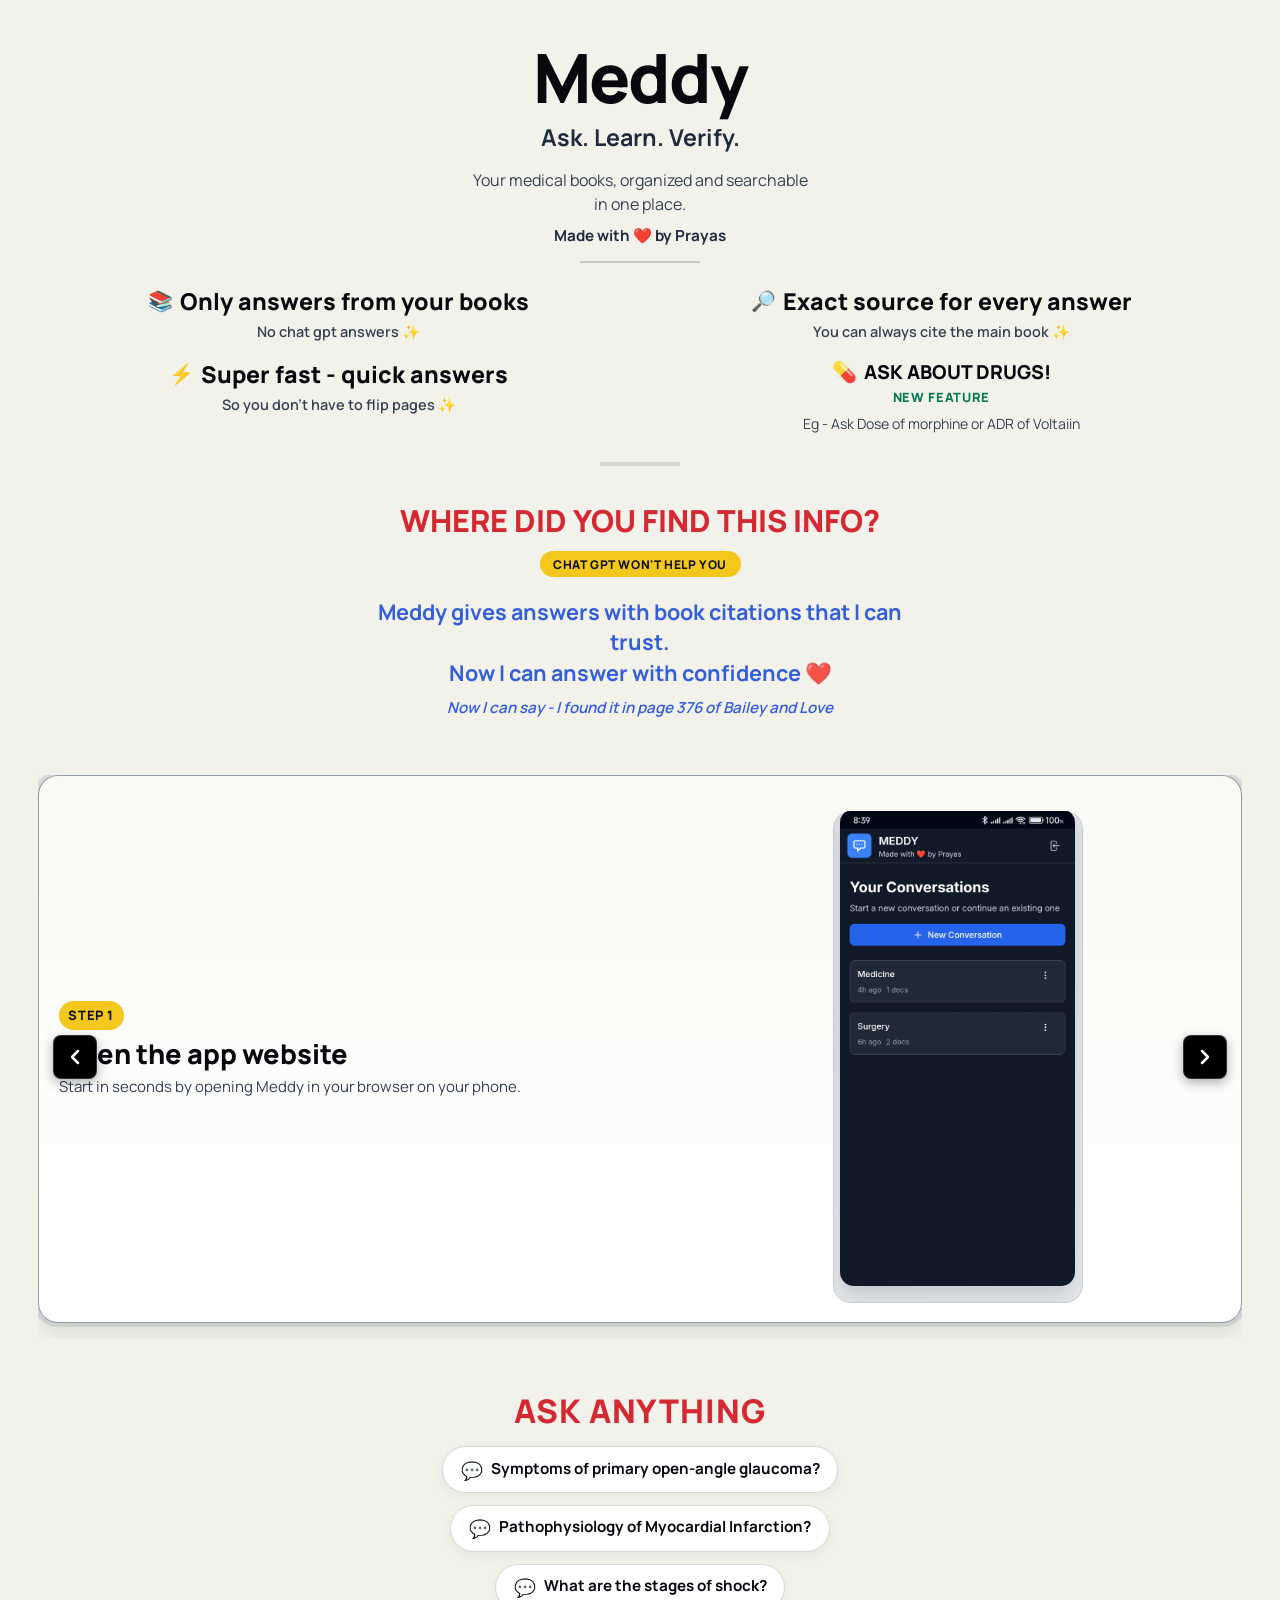
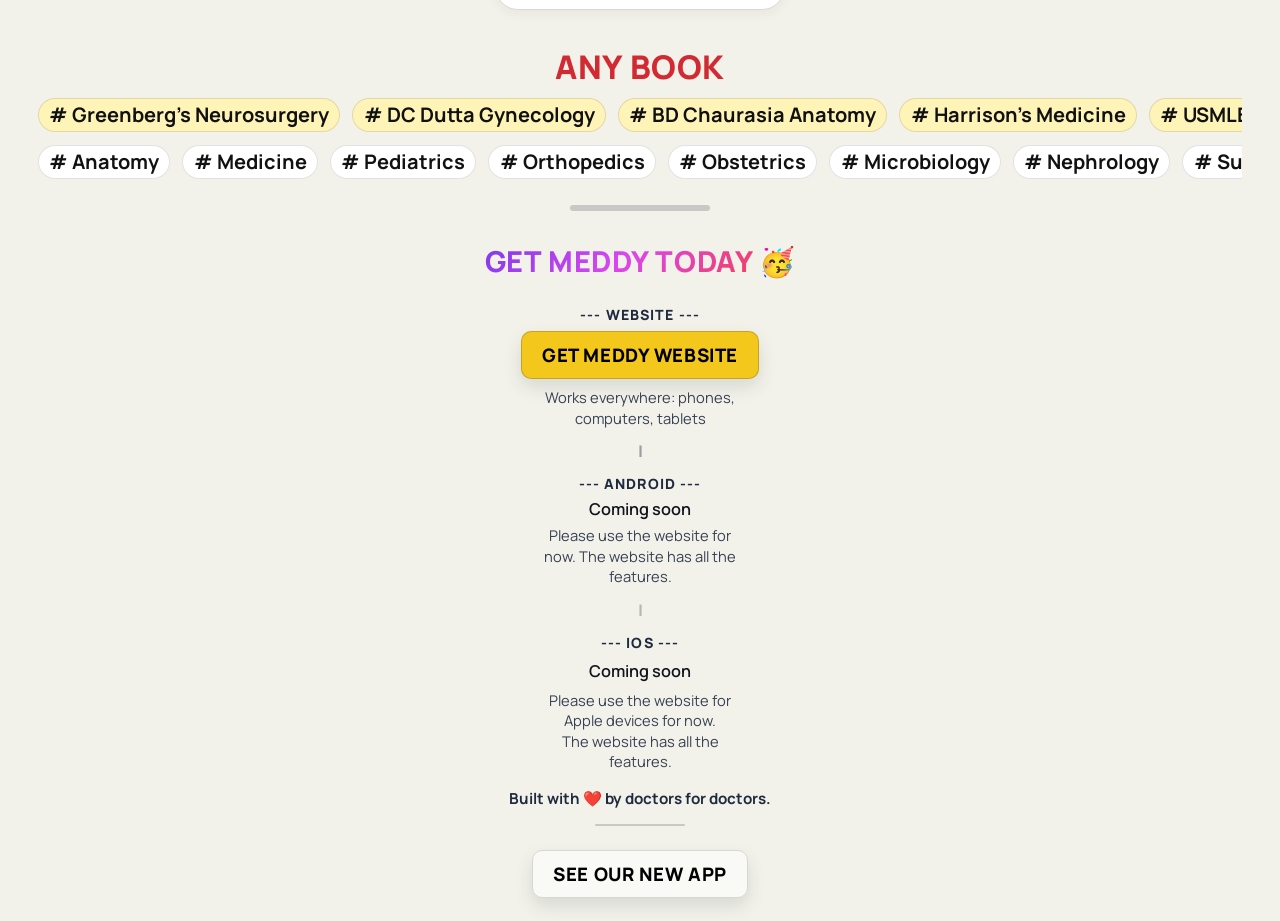
<file: Meddy_web/index.html>
<!DOCTYPE html>
<html lang="en">

<head>
  <meta charset="UTF-8" />
  <meta name="viewport" content="width=device-width, initial-scale=1.0, viewport-fit=cover" />
  <title>Meddy | Ask. Learn. Verify.</title>
  <meta name="description"
    content="Meddy helps you organize medical books, ask questions, and verify answers with citations." />
  <link rel="preconnect" href="https://fonts.googleapis.com" />
  <link rel="preconnect" href="https://fonts.gstatic.com" crossorigin />
  <link href="https://fonts.googleapis.com/css2?family=Bebas+Neue&family=Manrope:wght@400;600;700;800&display=swap"
    rel="stylesheet" />
  <link rel="stylesheet" href="./styles.css?v=20260326-1" />
</head>

<body>
  <div class="bg-orb bg-orb-one" aria-hidden="true"></div>
  <div class="bg-orb bg-orb-two" aria-hidden="true"></div>

  <header class="hero reveal" id="top">
    <div class="brand-wrap">
      <h1>Meddy</h1>
    </div>
    <p class="tagline">Ask. Learn. Verify.</p>
    <p class="hero-copy">Your medical books, organized and searchable in one place.</p>
    <p class="creator-tag">Made with ❤️ by Prayas</p>
    <section class="hero-features reveal" aria-label="Meddy app features">
      <div class="hero-features-grid">
        <article class="feature-card">
          <div class="feature-head">
            <h2><span class="feature-emoji" aria-hidden="true">📚</span>Only answers from your books</h2>
            <p class="feature-subtext">No chat gpt answers ✨</p>
          </div>
        </article>
        <article class="feature-card">
          <div class="feature-head">
            <h2><span class="feature-emoji" aria-hidden="true">🔎</span>Exact source for every answer</h2>
            <p class="feature-subtext">You can always cite the main book ✨</p>
          </div>
        </article>
        <article class="feature-card">
          <div class="feature-head">
            <h2><span class="feature-emoji" aria-hidden="true">⚡</span>Super fast - quick answers</h2>
            <p class="feature-subtext">So you don't have to flip pages ✨</p>
          </div>
        </article>
        <article class="feature-card feature-card-drugs">
          <div class="feature-head">
            <h2><span class="feature-emoji" aria-hidden="true">💊</span>ASK ABOUT DRUGS!</h2>
            <span class="new-feature-tag-minimal">New Feature</span>
            <div class="drugs-example-list">
              <p>Eg - Ask Dose of morphine or ADR of Voltaiin</p>
            </div>
          </div>
        </article>
      </div>
    </section>
  </header>

  <div class="mini-divider reveal"></div>

  <main id="workflow" aria-label="Meddy workflow steps">
    <div class="confidence-quote reveal">
      <p class="quote-question">Where did you find this info?</p>
      <div class="warning-pill">Chat gpt won't help you</div>
      <blockquote class="trust-quote">
        <span class="quote-main">Meddy gives answers with book citations that I can trust.<br>Now I can answer with
          confidence ❤️</span>
        <span class="quote-sub">Now I can say - I found it in page 376 of Bailey and Love</span>
      </blockquote>
    </div>

    <div class="slider-container reveal">
      <div class="slider-relative-wrapper">
        <button class="slider-nav-btn prev" aria-label="Previous step">
          <svg viewBox="0 0 24 24"><path d="M15 18l-6-6 6-6"/></svg>
        </button>

        <div class="steps-slider" id="steps-slider">
          <section class="step-card step-focus step-crop-50 step-active" data-step="1">
            <div class="step-meta">
              <span class="step-chip">Step 1</span>
              <h2>Open the app website</h2>
              <p>Start in seconds by opening Meddy in your browser on your phone.</p>
            </div>
            <figure class="phone-frame">
              <img class="shot" src="./assets/step1.jpg"
                alt="Meddy app screenshot: Step 1, opening the app website on mobile." loading="lazy" decoding="async"
                width="1220" height="2712" />
            </figure>
          </section>

          <section class="step-card step-focus step-crop-50" data-step="2">
            <div class="step-meta">
              <span class="step-chip">Step 2</span>
              <h2>Create a chat</h2>
              <p>Organize your study into chat categories like Medicine, Surgery, and Pathology.</p>
            </div>
            <figure class="phone-frame">
              <img class="shot" src="./assets/step2.jpg" alt="Meddy app screenshot: Step 2, creating a subject-wise chat."
                loading="lazy" decoding="async" width="1220" height="2712" />
            </figure>
          </section>

          <section class="step-card step-crop-80" data-step="3">
            <div class="step-meta">
              <span class="step-chip">Step 3</span>
              <h2>Add books</h2>
              <p>Add books from the in-app library. Need a title not listed? You can request it.</p>
            </div>
            <figure class="phone-frame">
              <img class="shot" src="./assets/add-a-book-real.jpg"
                alt="Meddy app screenshot: Step 3, adding books from the app library." loading="lazy" decoding="async"
                width="1220" height="2712" />
            </figure>
          </section>

          <section class="step-card" data-step="4">
            <div class="step-meta">
              <span class="step-chip">Step 4</span>
              <h2>Ask questions</h2>
              <p>
                Ask anything from your books. Meddy reads large volumes of content and gives focused,
                useful answers.
              </p>
            </div>
            <figure class="phone-frame">
              <img class="shot" src="./assets/step4.jpg" alt="Meddy app screenshot: Step 4, asking book-based questions."
                loading="lazy" decoding="async" width="1220" height="2712" />
            </figure>
          </section>

          <section class="step-card" data-step="5">
            <div class="step-meta">
              <span class="step-chip">Step 5</span>
              <h2>Get Accurate Verified Answers 🥳</h2>
              <p>
                Answers are citation-first, with page and paragraph references so you can verify
                quickly.
              </p>
            </div>
            <figure class="phone-frame">
              <img class="shot" src="./assets/step5.jpg"
                alt="Meddy app screenshot: Step 5, verifying answers with citations." loading="lazy" decoding="async"
                width="1220" height="2712" />
            </figure>
          </section>
        </div>

        <button class="slider-nav-btn next" aria-label="Next step">
          <svg viewBox="0 0 24 24"><path d="M9 18l6-6-6-6"/></svg>
        </button>
      </div>
    </div>
    </div>

    <section class="examples-section reveal">
      <h3 class="examples-title">ASK ANYTHING</h3>
      <div class="chat-bubbles-container" id="examples-container">
        <!-- populated randomly by JS -->
      </div>
    </section>

    <section class="library-marquee reveal" aria-label="Books and subjects available in Meddy">
      <div class="marquee-hero" aria-hidden="true">
        <span>ANY BOOK</span>
      </div>
      <div class="marquee-row" data-marquee="books">
        <div class="marquee-track">
          <div class="marquee-run">
            <span class="marquee-chip"># Davidson's Medicine</span>
            <span class="marquee-chip"># Bailey and Love Surgery</span>
            <span class="marquee-chip"># Robbins Pathology</span>
            <span class="marquee-chip"># DC Dutta Obstetrics</span>
            <span class="marquee-chip"># DC Dutta Gynecology</span>
            <span class="marquee-chip"># USMLE First Aid</span>
            <span class="marquee-chip"># Williams Obstetrics</span>
            <span class="marquee-chip"># Nelson Pediatrics</span>
            <span class="marquee-chip"># Apley's Orthopedics</span>
            <span class="marquee-chip"># Lange Microbiology</span>
            <span class="marquee-chip"># BD Chaurasia Anatomy</span>
            <span class="marquee-chip"># Guyton and Hall</span>
            <span class="marquee-chip"># Harrison's Medicine</span>
            <span class="marquee-chip"># Hutchison's Medicine</span>
            <span class="marquee-chip"># Macleods</span>
            <span class="marquee-chip"># Norman Browse</span>
            <span class="marquee-chip"># Brenner and Rector Nephrology</span>
            <span class="marquee-chip"># Greenberg's Neurosurgery</span>
          </div>
        </div>
      </div>
      <div class="marquee-row marquee-row-alt" data-marquee="subjects">
        <div class="marquee-track">
          <div class="marquee-run">
            <span class="marquee-chip"># Surgery</span>
            <span class="marquee-chip"># Medicine</span>
            <span class="marquee-chip"># Gynecology</span>
            <span class="marquee-chip"># Obstetrics</span>
            <span class="marquee-chip"># Anatomy</span>
            <span class="marquee-chip"># Pediatrics</span>
            <span class="marquee-chip"># USMLE</span>
            <span class="marquee-chip"># Nephrology</span>
            <span class="marquee-chip"># Pharmacology</span>
            <span class="marquee-chip"># Microbiology</span>
            <span class="marquee-chip"># Neurosurgery</span>
            <span class="marquee-chip"># Orthopedics</span>
          </div>
        </div>
      </div>
    </section>
  </main>

  <div class="section-divider reveal"></div>

  <footer class="cta-wrapper reveal">
    <p class="cta-title">
      <span class="main-conclusion">GET MEDDY TODAY</span> 🥳
    </p>

      <div class="cta-actions">
        <section class="cta-section">
          <p class="cta-label">--- Website ---</p>
          <a class="cta-btn" href="https://betterdocs-ten.vercel.app/" target="_blank" rel="noopener noreferrer">
            <span>GET MEDDY WEBSITE</span>
          </a>
          <p class="cta-note">Works everywhere: phones, computers, tablets</p>
        </section>

        <div class="cta-divider" aria-hidden="true">|</div>

        <section class="cta-section cta-section-text">
          <p class="cta-label">--- Android ---</p>
          <p class="cta-coming-soon">Coming soon</p>
          <p class="cta-note">Please use the website for now. The website has all the features.</p>
        </section>

        <div class="cta-divider cta-divider-soft" aria-hidden="true">|</div>

        <section class="cta-section">
          <p class="cta-label">--- iOS ---</p>
          <p class="cta-coming-soon">Coming soon</p>
          <p class="cta-note">Please use the website for Apple devices for now.<br>The website has all the features.</p>
        </section>
      </div>

    <p class="creator-tag creator-tag-footer">Built with ❤️ by doctors for doctors.</p>
    <div style="margin-top: 1.5rem; text-align: center;">
      <a href="medsnap.html" class="cta-btn secondary-btn" style="background: var(--surface); border: 1px solid var(--line);">
        <span>See our new app</span>
      </a>
    </div>
  </footer>

  <script src="./script.js?v=20260305-9"></script>
</body>

</html>
</file>
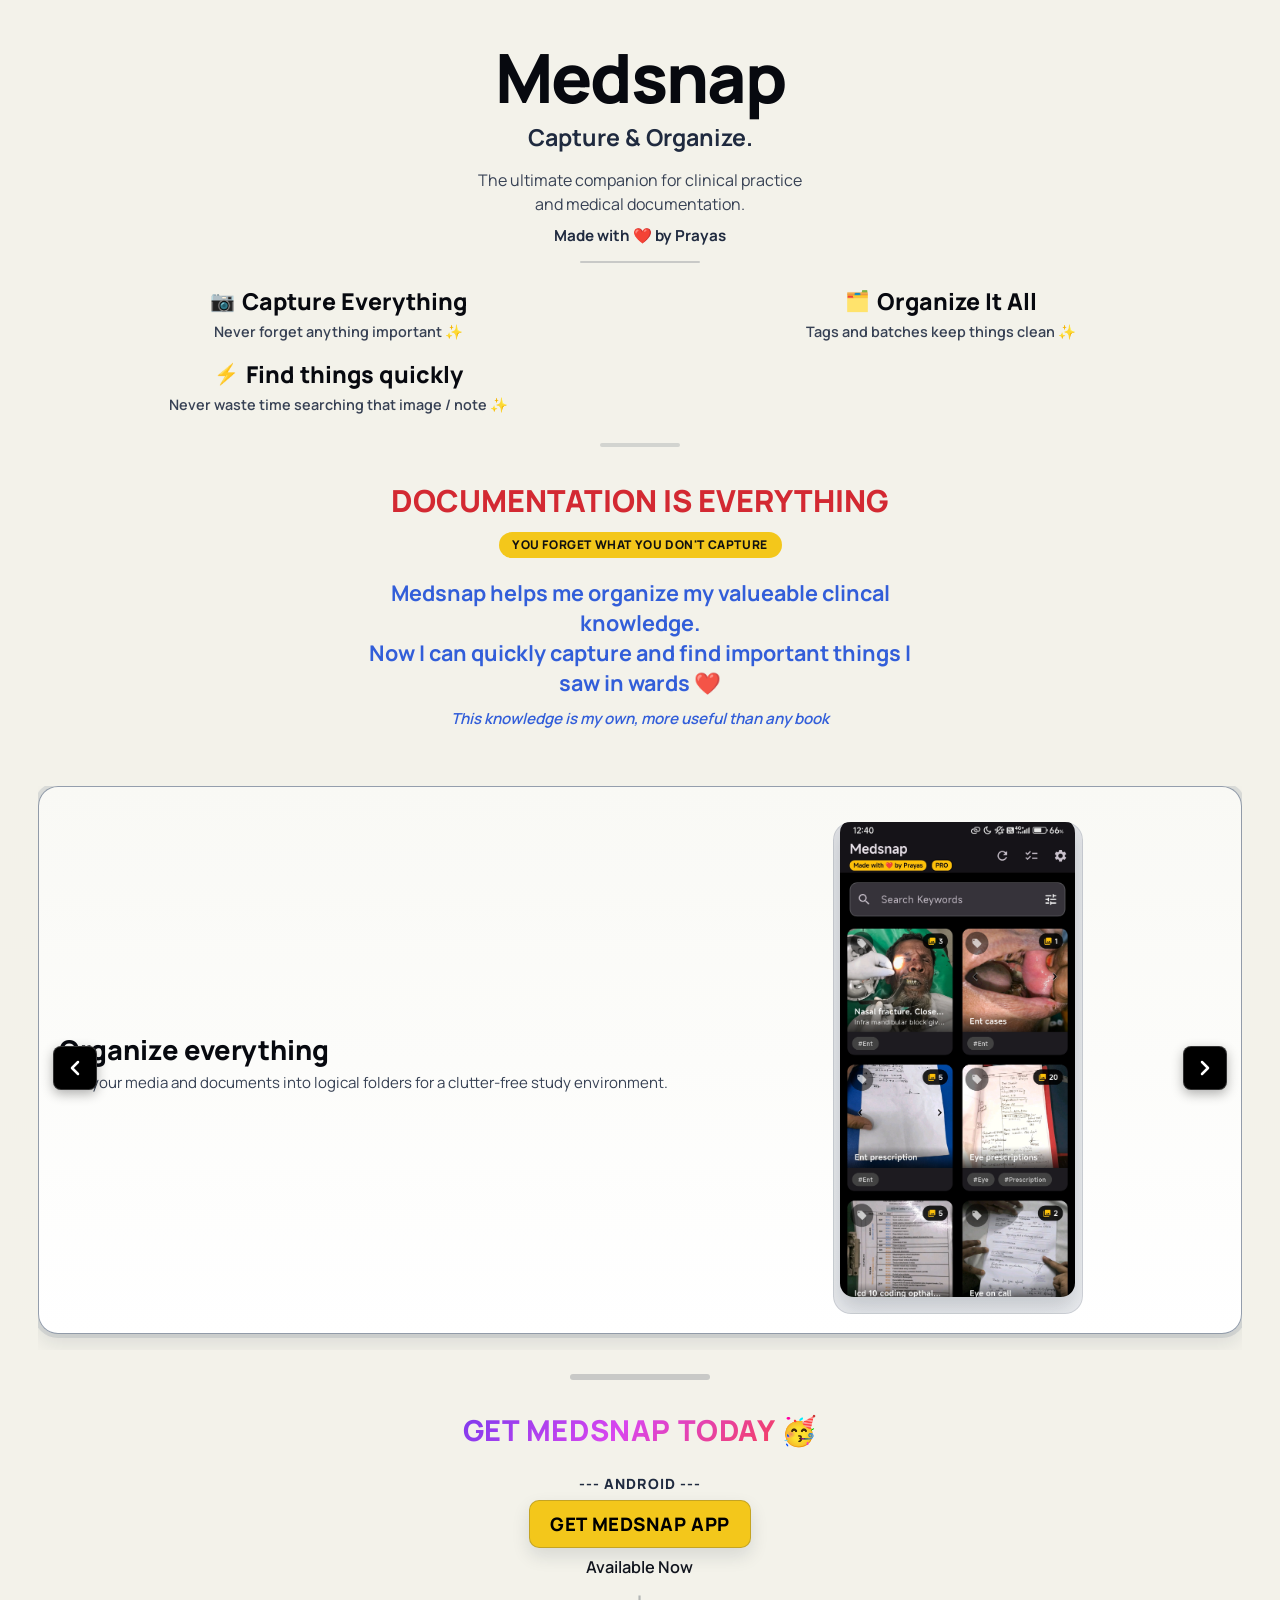
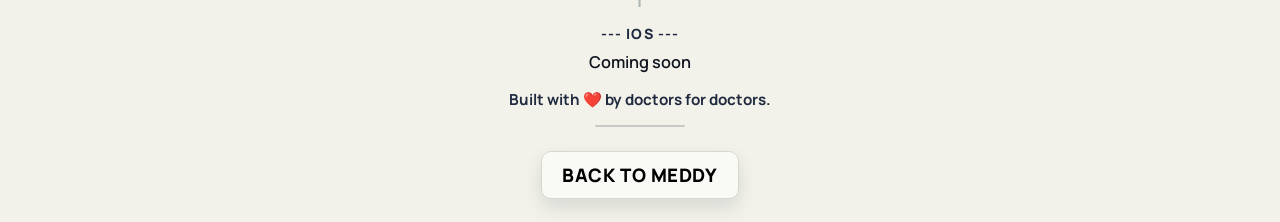
<file: Meddy_web/mednsnap.html>
<!DOCTYPE html>
<html lang="en">

<head>
  <meta charset="UTF-8" />
  <meta name="viewport" content="width=device-width, initial-scale=1.0, viewport-fit=cover" />
  <title>Medsnap | Capture & Organize.</title>
  <meta name="description"
    content="Medsnap helps you manage medical prescriptions, transcribe handwriting, and organize clinical images." />
  <link rel="preconnect" href="https://fonts.googleapis.com" />
  <link rel="preconnect" href="https://fonts.gstatic.com" crossorigin />
  <link href="https://fonts.googleapis.com/css2?family=Bebas+Neue&family=Manrope:wght@400;600;700;800&display=swap"
    rel="stylesheet" />
  <link rel="stylesheet" href="./styles.css?v=20260326-1" />
</head>

<body>
  <div class="bg-orb bg-orb-one" aria-hidden="true"></div>
  <div class="bg-orb bg-orb-two" aria-hidden="true"></div>

  <header class="hero reveal" id="top">
    <div class="brand-wrap">
      <h1>Medsnap</h1>
    </div>
    <p class="tagline">Capture & Organize.</p>
    <p class="hero-copy">The ultimate companion for clinical practice and medical documentation.</p>
    <p class="creator-tag">Made with ❤️ by Prayas</p>
    <section class="hero-features reveal" aria-label="Medsnap app features">
      <div class="hero-features-grid">
        <article class="feature-card">
          <div class="feature-head">
            <h2><span class="feature-emoji" aria-hidden="true">📷</span>Capture Everything</h2>
            <p class="feature-subtext">Never forget anything important ✨</p>
          </div>
        </article>
        <article class="feature-card">
          <div class="feature-head">
            <h2><span class="feature-emoji" aria-hidden="true">🗂️</span>Organize It All</h2>
            <p class="feature-subtext">Tags and batches keep things clean ✨</p>
          </div>
        </article>
        <article class="feature-card">
          <div class="feature-head">
            <h2><span class="feature-emoji" aria-hidden="true">⚡</span>Find things quickly</h2>
            <p class="feature-subtext">Never waste time searching that image / note ✨</p>
          </div>
        </article>
      </div>
    </section>
  </header>

  <div class="mini-divider reveal"></div>

  <main id="workflow" aria-label="Medsnap workflow steps">
    <div class="confidence-quote reveal">
      <p class="quote-question">DOCUMENTATION IS EVERYTHING</p>
      <div class="warning-pill">YOU FORGET WHAT YOU DON'T CAPTURE</div>
      <blockquote class="trust-quote">
        <span class="quote-main">Medsnap helps me organize my valueable clincal knowledge.<br>Now I can quickly capture
          and find important things I saw in wards ❤️</span>
        <span class="quote-sub">This knowledge is my own, more useful than any book</span>
      </blockquote>
    </div>

    <div class="slider-container reveal">
      <div class="slider-relative-wrapper">
        <button class="slider-nav-btn prev" aria-label="Previous clinical step">
          <svg viewBox="0 0 24 24"><path d="M15 18l-6-6 6-6"/></svg>
        </button>

        <div class="steps-slider" id="steps-slider">
          <section class="step-card step-focus step-crop-50 step-active" data-step="1">
            <div class="step-meta">
              <h2>Organize everything</h2>
              <p>Sort your media and documents into logical folders for a clutter-free study environment.</p>
            </div>
            <figure class="phone-frame">
              <img class="shot" src="./assets/Organize everything.jpg" alt="Medsnap app screenshot: Organize everything."
                loading="lazy" decoding="async" width="1220" height="2712" />
            </figure>
          </section>

          <section class="step-card step-focus step-crop-50" data-step="2">
            <div class="step-meta">
              <h2>Capture clinical info</h2>
              <p>Capture clinical findings, prescriptions, and notes directly from your practice.</p>
            </div>
            <figure class="phone-frame">
              <img class="shot" src="./assets/Capture clinical info.jpg"
                alt="Medsnap app screenshot: Capture clinical info." loading="lazy" decoding="async" width="1220"
                height="2712" />
            </figure>
          </section>

          <section class="step-card step-focus step-crop-50" data-step="3">
            <div class="step-meta">
              <h2>Quickly note concepts</h2>
              <p>Review key clinical concepts through your annotated documentation and quick clinical notes.</p>
            </div>
            <figure class="phone-frame">
              <img class="shot" src="./assets/Quickly note concepts.jpg"
                alt="Medsnap app screenshot: Quickly note concepts." loading="lazy" decoding="async" width="1220"
                height="2712" />
            </figure>
          </section>

          <section class="step-card step-crop-80" data-step="4">
            <div class="step-meta">
              <h2>Manage your prescriptions</h2>
              <p>Keep a digital record of prescriptions and patient orders for easy follow-up.</p>
            </div>
            <figure class="phone-frame">
              <img class="shot" src="./assets/Manage your prescriptions.jpg"
                alt="Medsnap app screenshot: Manage your prescriptions." loading="lazy" decoding="async" width="1220"
                height="2712" />
            </figure>
          </section>

          <section class="step-card" data-step="5">
            <div class="step-meta">
              <h2>Find things quickly</h2>
              <p>
                Powerful search helps you locate specific patient data and clinical notes in seconds.
              </p>
            </div>
            <figure class="phone-frame">
              <img class="shot" src="./assets/Find things quickly.jpg" alt="Medsnap app screenshot: Find things quickly."
                loading="lazy" decoding="async" width="1220" height="2712" />
            </figure>
          </section>

          <section class="step-card" data-step="6">
            <div class="step-meta">
              <h2>Transcribe prescriptions</h2>
              <p>
                Let AI handle the handwriting. Convert physical prescriptions to digital text instantly.
              </p>
            </div>
            <figure class="phone-frame">
              <img class="shot" src="./assets/Transcribe prescriptions.jpg"
                alt="Medsnap app screenshot: Transcribe prescriptions." loading="lazy" decoding="async" width="1220"
                height="2712" />
            </figure>
          </section>

          <section class="step-card" data-step="7">
            <div class="step-meta">
              <h2>Mark your images</h2>
              <p>
                Draw directly on clinical photos to highlight areas of interest and pathology.
              </p>
            </div>
            <figure class="phone-frame">
              <img class="shot" src="./assets/Mark your images.jpg" alt="Medsnap app screenshot: Mark your images."
                loading="lazy" decoding="async" width="1220" height="2712" />
            </figure>
          </section>
        </div>

        <button class="slider-nav-btn next" aria-label="Next clinical step">
          <svg viewBox="0 0 24 24"><path d="M9 18l6-6-6-6"/></svg>
        </button>
      </div>
    </div>
  </main>

  <div class="section-divider reveal"></div>

  <footer class="cta-wrapper reveal">
    <p class="cta-title">
      <span class="main-conclusion">GET MEDSNAP TODAY</span> 🥳
    </p>

      <div class="cta-actions">
        <section class="cta-section">
          <p class="cta-label">--- Android ---</p>
          <a class="cta-btn" href="medsnap-install.html">
            <span>GET MEDSNAP APP</span>
          </a>
          <p class="cta-coming-soon">Available Now</p>
        </section>

        <div class="cta-divider cta-divider-soft" aria-hidden="true">|</div>

        <section class="cta-section">
          <p class="cta-label">--- iOS ---</p>
          <p class="cta-coming-soon">Coming soon</p>
        </section>
      </div>

    <p class="creator-tag creator-tag-footer">Built with ❤️ by doctors for doctors.</p>
    <div style="margin-top: 1.5rem; text-align: center;">
      <a href="index.html" class="cta-btn secondary-btn"
        style="background: var(--surface); border: 1px solid var(--line);">
        <span>Back to Meddy</span>
      </a>
    </div>
  </footer>

  <script src="./script.js?v=20260305-9"></script>
</body>

</html>
</file>
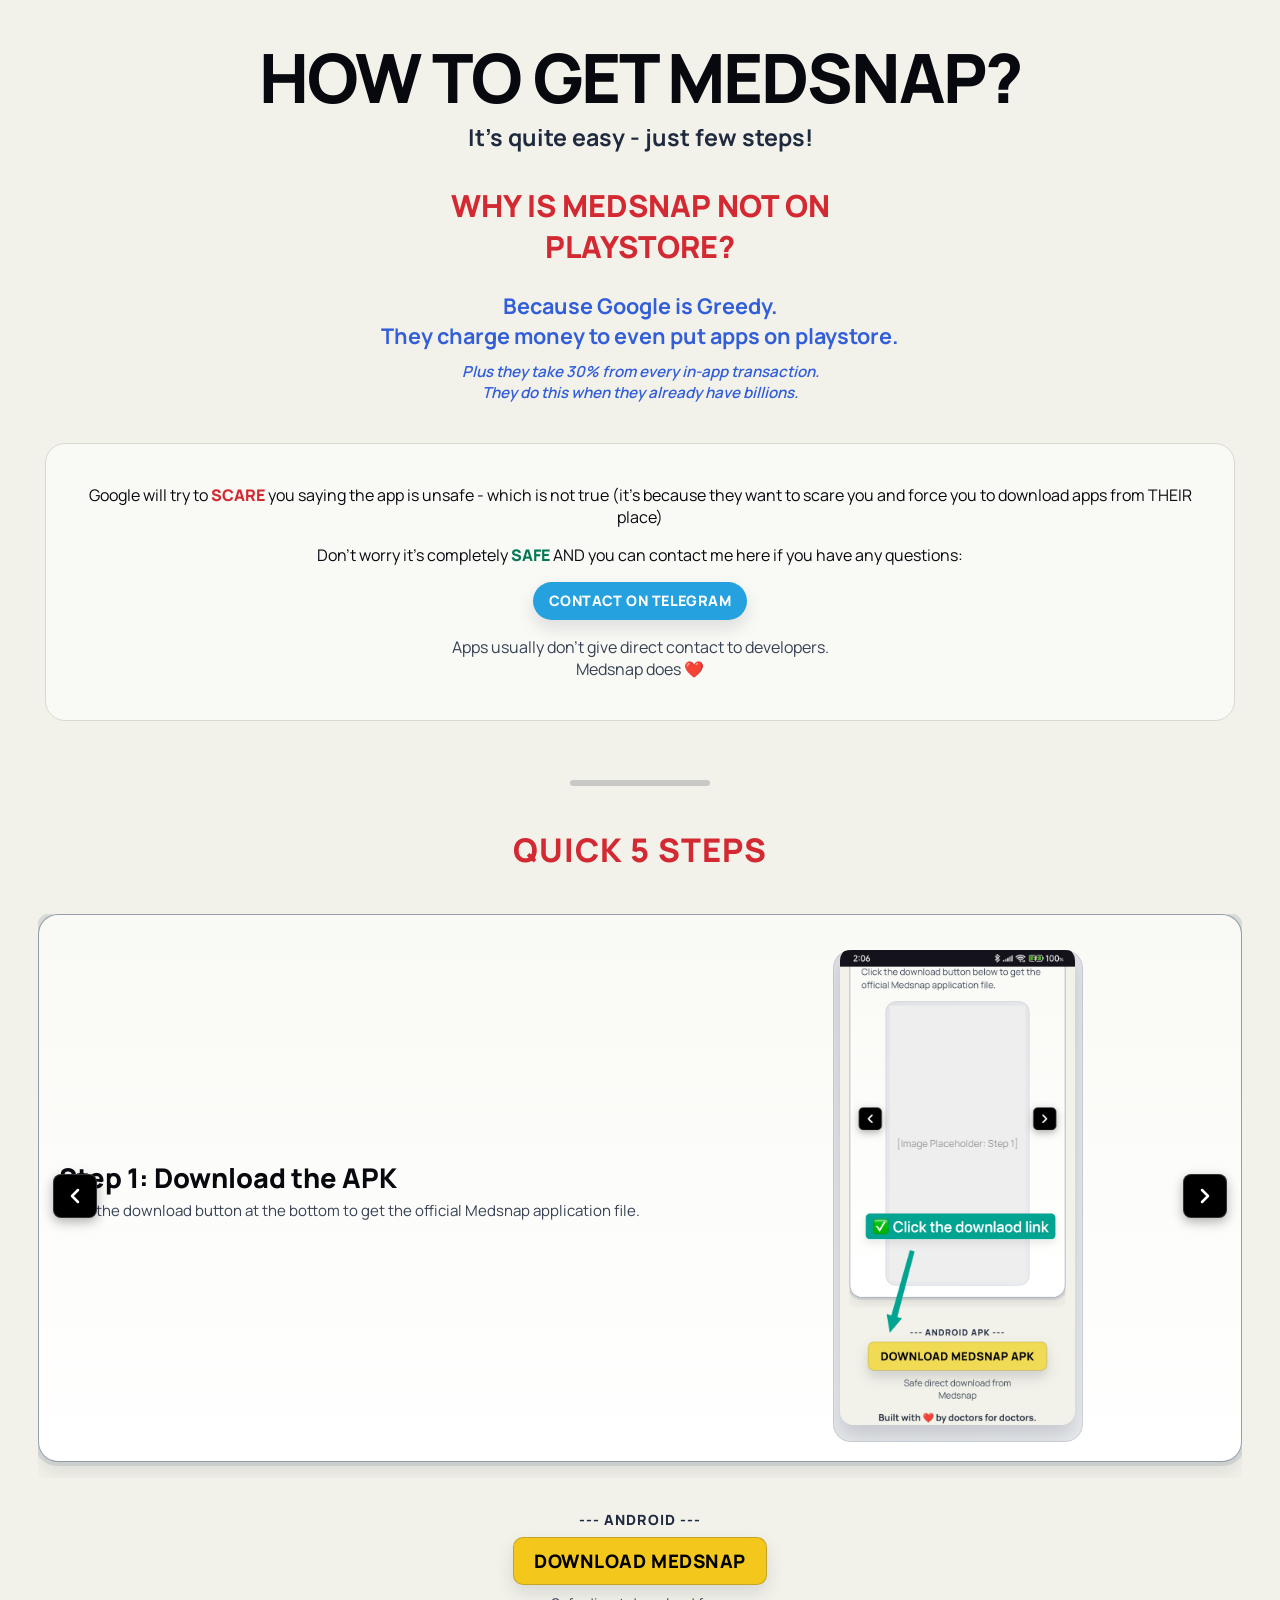
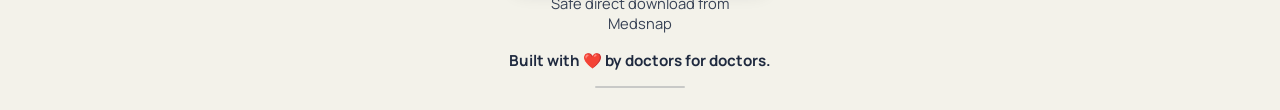
<file: Meddy_web/medsnap-install.html>
<!DOCTYPE html>
<html lang="en">

<head>
  <meta charset="UTF-8" />
  <meta name="viewport" content="width=device-width, initial-scale=1.0, viewport-fit=cover" />
  <title>How to Get Medsnap | Medsnap</title>
  <meta name="description" content="Step-by-step guide to getting the Medsnap app on your Android device." />
  <link rel="preconnect" href="https://fonts.googleapis.com" />
  <link rel="preconnect" href="https://fonts.gstatic.com" crossorigin />
  <link href="https://fonts.googleapis.com/css2?family=Bebas+Neue&family=Manrope:wght@400;600;700;800&display=swap"
    rel="stylesheet" />
  <link rel="stylesheet" href="./styles.css?v=20260419-1" />
</head>

<body>
  <div class="bg-orb bg-orb-one" aria-hidden="true"></div>
  <div class="bg-orb bg-orb-two" aria-hidden="true"></div>

  <header class="hero reveal" id="top">
    <div class="brand-wrap">
      <h1>HOW TO GET MEDSNAP?</h1>
    </div>
    <p class="tagline">It's quite easy - just few steps!</p>
    <section class="hero-features reveal">
      <div class="confidence-quote" style="margin-top: 2rem;">
        <p class="quote-question text-red" style="margin-bottom: 1.5rem;">Why is Medsnap NOT on Playstore?</p>
        <blockquote class="trust-quote">
          <span class="quote-main">Because Google is <span style="color: inherit;">Greedy</span>.<br>They charge money
            to even put apps on playstore.</span>
          <div style="display: flex; flex-direction: column; gap: 0;">
            <span class="quote-sub text-cyan text-small">Plus they take 30% from every in-app transaction.</span>
            <span class="quote-sub text-cyan text-small">They do this when they already have billions.</span>
          </div>
        </blockquote>
      </div>

      <div class="install-note reveal"
        style="margin-top: 2rem; background: var(--surface); padding: 1.5rem; border-radius: var(--radius-lg); border: 1px solid var(--line);">
        <p>Google will try to <strong class="text-red"
            style="font-weight: 900; text-transform: uppercase;">SCARE</strong> you saying the app is unsafe - which is
          not true (it's because they want to scare you and force you to download apps from THEIR place)</p>
        <p>Don't worry it's completely <strong class="text-green" style="font-weight: 950;">SAFE</strong> AND you can
          contact me here if you have any questions:</p>
        <div style="margin: 1rem 0; text-align: center;">
          <a href="https://t.me/YOUR_TELEGRAM_LINK" class="cta-btn secondary-btn btn-pill"
            style="background: #24A1DE; border: none;">
            <span class="text-white">Contact on Telegram</span>
          </a>
        </div>
        <p class="text-small" style="color: var(--muted);">Apps usually don't give direct contact to
          developers.<br>Medsnap does ❤️</p>
      </div>
    </section>
  </header>

  <main id="installation-workflow" aria-label="Installation steps">
    <div class="section-divider reveal"></div>
    <h2 class="examples-title reveal" style="text-align: center; margin-bottom: 2rem;">QUICK 5 steps</h2>
    
    <div class="slider-container reveal">
      <div class="slider-relative-wrapper">
        <button class="slider-nav-btn prev" aria-label="Previous step">
          <svg viewBox="0 0 24 24">
            <path d="M15 18l-6-6 6-6" />
          </svg>
        </button>
    
        <div class="steps-slider" id="steps-slider">
          <section class="step-card step-focus step-crop-50 step-active" data-step="1">
            <div class="step-meta">
              <h2>Step 1: Download the APK</h2>
              <p>Click the download button at the bottom to get the official Medsnap application file.</p>
            </div>
            <figure class="phone-frame">
              <img class="shot" src="./assets/step1-sell.jpg" alt="Step 1: Download the APK" loading="lazy" decoding="async" />
            </figure>
          </section>
    
          <section class="step-card step-focus step-crop-50" data-step="2">
            <div class="step-meta">
              <h2>Step 2: Open the file</h2>
              <p>Once downloaded, tap on the notification or find the file in your Downloads folder to open it.</p>
            </div>
            <figure class="phone-frame">
              <img class="shot" src="./assets/step2-sell.jpg" alt="Step 2: Open the app" loading="lazy" decoding="async" />
            </figure>
          </section>
    
          <section class="step-card step-focus step-crop-50" data-step="3">
            <div class="step-meta">
              <h2>Step 3: Go to Settings</h2>
              <p>If you see a security prompt, tap on 'Settings' to allow installation from your browser.</p>
            </div>
            <figure class="phone-frame">
              <img class="shot" src="./assets/step3-sell.jpg" alt="Step 3: Go to Settings" loading="lazy" decoding="async" />
            </figure>
          </section>
    
          <section class="step-card step-focus step-crop-50" data-step="4">
            <div class="step-meta">
              <h2>Step 4: Allow from Source</h2>
              <p>Toggle the 'Allow from this source' switch to enable the installation.</p>
            </div>
            <figure class="phone-frame">
              <img class="shot" src="./assets/step4-sell.jpg" alt="Step 4: Allow from Source" loading="lazy" decoding="async" />
            </figure>
          </section>
    
          <section class="step-card step-focus step-crop-50" data-step="5">
            <div class="step-meta">
              <h2>Step 5: Get & Enjoy</h2>
              <p>Tap 'Install' and wait for it to finish. You're ready to capture your clinical knowledge!</p>
            </div>
            <figure class="phone-frame">
              <img class="shot" src="./assets/step5-sell.jpg" alt="Step 5: Get Medsnap" loading="lazy" decoding="async" />
            </figure>
          </section>
        </div>
         <button class="slider-nav-btn next" aria-label="Next step">
          <svg viewBox="0 0 24 24">
            <path d="M9 18l6-6-6-6" />
          </svg>
        </button>
      </div>
    </div>
  </main>

  <footer class="cta-wrapper reveal">
    <div class="cta-actions">
      <section class="cta-section">
        <p class="cta-label">--- Android ---</p>
        <a class="cta-btn" href="./Medsnap%20apk/Meddy.apk" download="Meddy.apk">
          <span>DOWNLOAD MEDSNAP</span>
        </a>
        <p class="cta-note">Safe direct download from Medsnap</p>
      </section>
    </div>

    <p class="creator-tag creator-tag-footer">Built with ❤️ by doctors for doctors.</p>

  </footer>

  <script src="./script.js?v=20260326-1"></script>
</body>

</html>
</file>
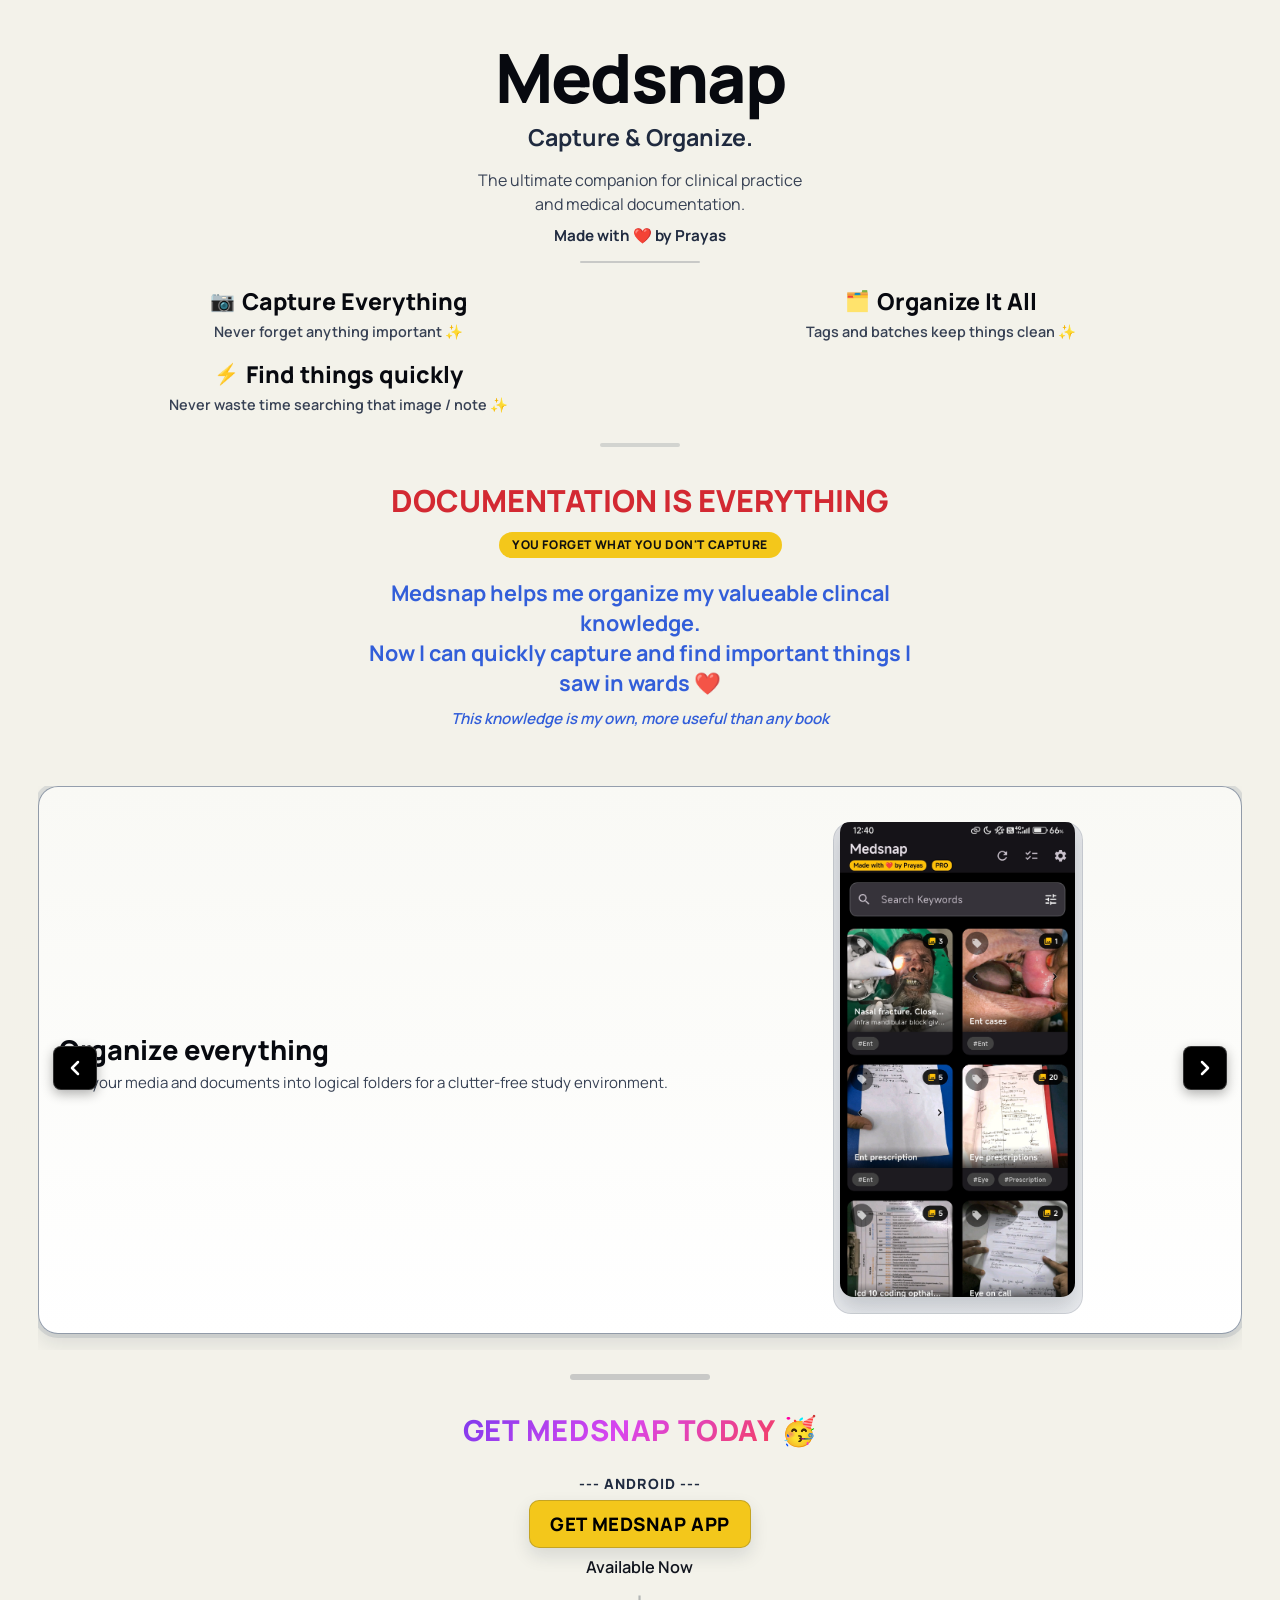
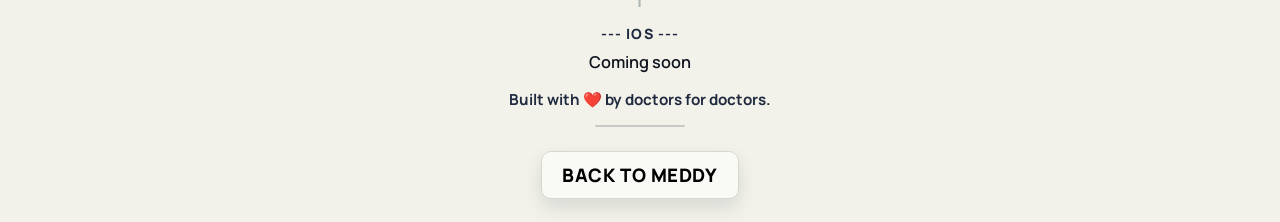
<file: Meddy_web/medsnap.html>
<!DOCTYPE html>
<html lang="en">

<head>
  <meta charset="UTF-8" />
  <meta name="viewport" content="width=device-width, initial-scale=1.0, viewport-fit=cover" />
  <title>Medsnap | Capture & Organize.</title>
  <meta name="description"
    content="Medsnap helps you manage medical prescriptions, transcribe handwriting, and organize clinical images." />
  <link rel="preconnect" href="https://fonts.googleapis.com" />
  <link rel="preconnect" href="https://fonts.gstatic.com" crossorigin />
  <link href="https://fonts.googleapis.com/css2?family=Bebas+Neue&family=Manrope:wght@400;600;700;800&display=swap"
    rel="stylesheet" />
  <link rel="stylesheet" href="./styles.css?v=20260326-1" />
</head>

<body>
  <div class="bg-orb bg-orb-one" aria-hidden="true"></div>
  <div class="bg-orb bg-orb-two" aria-hidden="true"></div>

  <header class="hero reveal" id="top">
    <div class="brand-wrap">
      <h1>Medsnap</h1>
    </div>
    <p class="tagline">Capture & Organize.</p>
    <p class="hero-copy">The ultimate companion for clinical practice and medical documentation.</p>
    <p class="creator-tag">Made with ❤️ by Prayas</p>
    <section class="hero-features reveal" aria-label="Medsnap app features">
      <div class="hero-features-grid">
        <article class="feature-card">
          <div class="feature-head">
            <h2><span class="feature-emoji" aria-hidden="true">📷</span>Capture Everything</h2>
            <p class="feature-subtext">Never forget anything important ✨</p>
          </div>
        </article>
        <article class="feature-card">
          <div class="feature-head">
            <h2><span class="feature-emoji" aria-hidden="true">🗂️</span>Organize It All</h2>
            <p class="feature-subtext">Tags and batches keep things clean ✨</p>
          </div>
        </article>
        <article class="feature-card">
          <div class="feature-head">
            <h2><span class="feature-emoji" aria-hidden="true">⚡</span>Find things quickly</h2>
            <p class="feature-subtext">Never waste time searching that image / note ✨</p>
          </div>
        </article>
      </div>
    </section>
  </header>

  <div class="mini-divider reveal"></div>

  <main id="workflow" aria-label="Medsnap workflow steps">
    <div class="confidence-quote reveal">
      <p class="quote-question">DOCUMENTATION IS EVERYTHING</p>
      <div class="warning-pill">YOU FORGET WHAT YOU DON'T CAPTURE</div>
      <blockquote class="trust-quote">
        <span class="quote-main">Medsnap helps me organize my valueable clincal knowledge.<br>Now I can quickly capture
          and find important things I saw in wards ❤️</span>
        <span class="quote-sub">This knowledge is my own, more useful than any book</span>
      </blockquote>
    </div>

    <div class="slider-container reveal">
      <div class="slider-relative-wrapper">
        <button class="slider-nav-btn prev" aria-label="Previous clinical step">
          <svg viewBox="0 0 24 24"><path d="M15 18l-6-6 6-6"/></svg>
        </button>

        <div class="steps-slider" id="steps-slider">
          <section class="step-card step-focus step-crop-50 step-active" data-step="1">
            <div class="step-meta">
              <h2>Organize everything</h2>
              <p>Sort your media and documents into logical folders for a clutter-free study environment.</p>
            </div>
            <figure class="phone-frame">
              <img class="shot" src="./assets/Organize everything.jpg" alt="Medsnap app screenshot: Organize everything."
                loading="lazy" decoding="async" width="1220" height="2712" />
            </figure>
          </section>

          <section class="step-card step-focus step-crop-50" data-step="2">
            <div class="step-meta">
              <h2>Capture clinical info</h2>
              <p>Capture clinical findings, prescriptions, and notes directly from your practice.</p>
            </div>
            <figure class="phone-frame">
              <img class="shot" src="./assets/Capture clinical info.jpg"
                alt="Medsnap app screenshot: Capture clinical info." loading="lazy" decoding="async" width="1220"
                height="2712" />
            </figure>
          </section>

          <section class="step-card step-focus step-crop-50" data-step="3">
            <div class="step-meta">
              <h2>Tags to manage images and notes</h2>
              <p>Keep images and notes neatly tagged so you can find them fast later.</p>
            </div>
            <figure class="phone-frame">
              <img class="shot" src="./assets/Tags%20to%20manage%20images%20and%20notes.jpg.jpeg"
                alt="Medsnap app screenshot: Tags to manage images and notes." loading="lazy" decoding="async"
                width="1220" height="2712" />
            </figure>
          </section>

          <section class="step-card step-focus step-crop-50" data-step="4">
            <div class="step-meta">
              <h2>Quickly note concepts</h2>
              <p>Review key clinical concepts through your annotated documentation and quick clinical notes.</p>
            </div>
            <figure class="phone-frame">
              <img class="shot" src="./assets/Quickly note concepts.jpg"
                alt="Medsnap app screenshot: Quickly note concepts." loading="lazy" decoding="async" width="1220"
                height="2712" />
            </figure>
          </section>

          <section class="step-card step-crop-80" data-step="5">
            <div class="step-meta">
              <h2>Manage your prescriptions</h2>
              <p>Keep a digital record of prescriptions and patient orders for easy follow-up.</p>
            </div>
            <figure class="phone-frame">
              <img class="shot" src="./assets/Manage your prescriptions.jpg"
                alt="Medsnap app screenshot: Manage your prescriptions." loading="lazy" decoding="async" width="1220"
                height="2712" />
            </figure>
          </section>

          <section class="step-card" data-step="6">
            <div class="step-meta">
              <h2>Find things quickly</h2>
              <p>
                Powerful search helps you locate specific patient data and clinical notes in seconds.
              </p>
            </div>
            <figure class="phone-frame">
              <img class="shot" src="./assets/Find things quickly.jpg" alt="Medsnap app screenshot: Find things quickly."
                loading="lazy" decoding="async" width="1220" height="2712" />
            </figure>
          </section>

          <section class="step-card" data-step="7">
            <div class="step-meta">
              <h2>Transcribe prescriptions</h2>
              <p>
                Let AI handle the handwriting. Convert physical prescriptions to digital text instantly.
              </p>
            </div>
            <figure class="phone-frame">
              <img class="shot" src="./assets/Transcribe prescriptions.jpg"
                alt="Medsnap app screenshot: Transcribe prescriptions." loading="lazy" decoding="async" width="1220"
                height="2712" />
            </figure>
          </section>

          <section class="step-card" data-step="8">
            <div class="step-meta">
              <h2>Mark your images</h2>
              <p>
                Draw directly on clinical photos to highlight areas of interest and pathology.
              </p>
            </div>
            <figure class="phone-frame">
              <img class="shot" src="./assets/Mark your images.jpg" alt="Medsnap app screenshot: Mark your images."
                loading="lazy" decoding="async" width="1220" height="2712" />
            </figure>
          </section>
        </div>

        <button class="slider-nav-btn next" aria-label="Next clinical step">
          <svg viewBox="0 0 24 24"><path d="M9 18l6-6-6-6"/></svg>
        </button>
      </div>
    </div>
  </main>

  <div class="section-divider reveal"></div>

  <footer class="cta-wrapper reveal">
    <p class="cta-title">
      <span class="main-conclusion">GET MEDSNAP TODAY</span> 🥳
    </p>

      <div class="cta-actions">
        <section class="cta-section">
          <p class="cta-label">--- Android ---</p>
          <a class="cta-btn" href="medsnap-install.html">
            <span>GET MEDSNAP APP</span>
          </a>
          <p class="cta-coming-soon">Available Now</p>
        </section>

        <div class="cta-divider cta-divider-soft" aria-hidden="true">|</div>

        <section class="cta-section">
          <p class="cta-label">--- iOS ---</p>
          <p class="cta-coming-soon">Coming soon</p>
        </section>
      </div>

    <p class="creator-tag creator-tag-footer">Built with ❤️ by doctors for doctors.</p>
    <div style="margin-top: 1.5rem; text-align: center;">
      <a href="index.html" class="cta-btn secondary-btn"
        style="background: var(--surface); border: 1px solid var(--line);">
        <span>Back to Meddy</span>
      </a>
    </div>
  </footer>

  <script src="./script.js?v=20260305-9"></script>
</body>

</html>
</file>
<file: Meddy_web/styles.css>
:root {
  --bg: #f3f2ea;
  --surface: #f9f9f5;
  --surface-2: #ffffff;
  --text: #07090f;
  --muted: #374154;
  --line: #d8d8d1;
  --brand-cyan: #53d2d8;
  --brand-deep: #1f2a3f;
  --brand-yellow: #f3c71b;
  --brand-pink: #fb748f;
  --shadow: 0 14px 30px rgba(8, 65, 80, 0.14);
  --radius-lg: 20px;
  --radius-md: 14px;
}


.btn-pill span {
  border-radius: 999px !important;
  min-height: 38px !important;
  font-size: 0.9rem !important;
  padding: 0.5rem 1rem !important;
}

.btn-pill {
  border-radius: 999px !important;
}

* {
  box-sizing: border-box;
}

html {
  scroll-behavior: smooth;
}

body {
  margin: 0;
  padding: calc(1rem + env(safe-area-inset-top)) 1rem calc(1.4rem + env(safe-area-inset-bottom));
  font-family: "Manrope", "Segoe UI", sans-serif;
  color: var(--text);
  background: var(--bg);
  min-height: 100vh;
  overflow-x: hidden;
}

.bg-orb {
  display: none;
}

.bg-orb-one {
  width: 8rem;
  height: 8rem;
  top: 12%;
  right: -2.5rem;
  background: rgba(14, 162, 195, 0.16);
}

.bg-orb-two {
  width: 9.5rem;
  height: 9.5rem;
  bottom: 10%;
  left: -3.2rem;
  background: rgba(11, 132, 163, 0.14);
}

.hero {
  text-align: center;
  padding: 1.8rem 0.4rem 1.6rem;
  border: 0;
  border-radius: 0;
  background: transparent;
  box-shadow: none;
}

.brand-wrap {
  display: inline-flex;
  align-items: center;
  gap: 0.62rem;
}

.logo {
  width: 3rem;
  height: auto;
}

h1 {
  margin: 0;
  font-family: "Manrope", "Segoe UI", sans-serif;
  font-size: clamp(2.45rem, 12vw, 4.25rem);
  line-height: 0.96;
  letter-spacing: -0.03em;
  font-weight: 800;
}

.tagline {
  margin: 0.7rem 0 0;
  font-weight: 700;
  font-size: clamp(1.1rem, 5vw, 1.45rem);
  color: var(--brand-deep);
}

.hero-copy {
  margin: 0.92rem auto 0;
  max-width: 34ch;
  color: var(--muted);
  line-height: 1.5;
  font-size: 1rem;
}

.creator-tag {
  margin: 0.56rem 0 0;
  color: var(--brand-deep);
  font-weight: 700;
  font-size: 0.95rem;
}

.creator-tag::after {
  content: "";
  display: block;
  width: min(120px, 34%);
  height: 2px;
  margin: 0.95rem auto 0;
  background: rgba(31, 42, 63, 0.2);
  border-radius: 999px;
}

.hero-features {
  margin: 1.45rem auto 0;
  text-align: center;
  border: 0;
  border-radius: 0;
  padding: 0;
  background: transparent;
  box-shadow: none;
}

.hero-features,
.hero-features * {
  text-align: center;
}

.hero-features-grid {
  display: grid;
  gap: 0.72rem;
  row-gap: 1.14rem;
}

.feature-card {
  border: 0;
  border-radius: 0;
  padding: 0;
  background: transparent;
  box-shadow: none;
  transition: none;
}

.feature-head {
  display: flex;
  flex-direction: column;
  align-items: center;
  text-align: center;
}

.feature-head h2 {
  font-size: clamp(1.15rem, 5vw, 1.45rem);
  font-weight: 800;
  color: var(--text);
  line-height: 1.3;
  margin: 0;
  display: flex;
  justify-content: center;
  align-items: center;
}

.feature-subtext {
  font-size: 0.9rem;
  color: var(--muted);
  margin: 0.35rem 0 0 0;
  font-weight: 600;
  text-align: center;
}

.feature-emoji {
  display: inline-block;
  margin-right: 0.45rem;
  font-size: 1.25rem;
}

.feature-sub {
  margin: 0.46rem 0 0;
  font-size: 0.88rem;
  color: var(--muted);
  font-weight: 700;
}

.feature-card:hover,
.feature-card:focus-within {
  transform: none;
  border-color: transparent;
  box-shadow: none;
}

main {
  margin-top: 0.6rem;
  display: grid;
  gap: 1rem;
}

.step-card {
  border: 1px solid var(--line);
  border-radius: var(--radius-lg);
  background: linear-gradient(180deg, var(--surface), var(--surface-2));
  padding: 0.95rem;
  box-shadow: 0 6px 14px rgba(20, 31, 48, 0.06);
  transition:
    transform 280ms ease,
    border-color 300ms ease,
    box-shadow 320ms ease;
  scroll-snap-align: center;
  flex: 0 0 100%;
  max-width: 100%;
  box-sizing: border-box;
}

.step-card.step-active {
  border-color: rgba(64, 83, 110, 0.56);
  box-shadow:
    0 10px 20px rgba(20, 31, 48, 0.1),
    0 0 0 4px rgba(55, 78, 106, 0.12);
}

.step-focus {
  padding: 1.15rem;
}

.slider-container {
  display: flex;
  flex-direction: column;
  gap: 0.5rem;
  max-width: 100%;
  min-width: 0;
}

.slider-relative-wrapper {
  position: relative;
  width: 100%;
}

.steps-slider {
  display: flex;
  overflow-x: auto;
  scroll-snap-type: x mandatory;
  scroll-behavior: smooth;
  scrollbar-width: none;
  gap: 1.5rem;
  padding-bottom: 1rem;
  width: 100%;
  max-width: 100%;
}

.slider-nav-btn {
  position: absolute;
  top: 50%;
  transform: translateY(-50%);
  width: 44px;
  height: 44px;
  background: #000;
  color: #fff;
  border: none;
  display: flex;
  align-items: center;
  justify-content: center;
  cursor: pointer;
  z-index: 100;
  transition: opacity 0.2s, background 0.2s, transform 0.2s;
  padding: 0;
  border: 1px solid rgba(255, 255, 255, 0.2);
  box-shadow: 0 4px 12px rgba(0,0,0,0.3);
  border-radius: 8px;
}

.slider-nav-btn:hover {
  background: #222;
}

.slider-nav-btn.prev {
  left: 15px;
}

.slider-nav-btn.next {
  right: 15px;
}

.slider-nav-btn svg {
  width: 24px;
  height: 24px;
  fill: none;
  stroke: currentColor;
  stroke-width: 2.5;
  stroke-linecap: round;
  stroke-linejoin: round;
}

@media (max-width: 480px) {
  .slider-nav-btn {
    width: 38px;
    height: 38px;
  }
}

.steps-slider::-webkit-scrollbar {
  display: none;
}

.examples-section {
  text-align: center;
  margin: 1.5rem 0 0.5rem;
  padding: 1rem;
}

.examples-title {
  font-size: clamp(1.34rem, 8.5vw, 2.04rem);
  font-weight: 900;
  color: #d32932;
  margin-top: 0;
  margin-bottom: 1.25rem;
  letter-spacing: 0.03em;
  text-transform: uppercase;
  line-height: 0.92;
}

.chat-bubbles-container {
  display: flex;
  flex-direction: column;
  align-items: center;
  gap: 0.75rem;
  min-height: 140px;
  max-width: 600px;
  margin: 0 auto;
  max-width: 600px;
}

.example-bubble {
  background: var(--surface-2);
  color: var(--text);
  border: 1px solid var(--line);
  padding: 0.65rem 1.1rem;
  border-radius: 999px;
  font-size: 0.95rem;
  font-weight: 700;
  box-shadow: 0 4px 12px rgba(20, 31, 48, 0.05);
  opacity: 0;
  transition: opacity 800ms ease;
  will-change: opacity;
  display: inline-flex;
  align-items: flex-start;
  text-align: left;
  max-width: 100%;
}

.example-bubble::before {
  content: '💬';
  margin-right: 0.5rem;
  font-size: 1.1rem;
  flex-shrink: 0;
}

.example-bubble.show {
  opacity: 1;
}

.example-bubble.hide {
  opacity: 0;
}

.step-meta h2 {
  font-family: "Manrope", sans-serif;
  font-size: clamp(1.34rem, 6.2vw, 1.66rem);
  font-weight: 800;
  margin-bottom: 0.5rem;
  line-height: 1.1;
  color: var(--text);
}

.step-meta p {
  font-size: 1rem;
  line-height: 1.5;
  color: var(--muted);
}

.feature-card-drugs {
  text-align: center;
}

.feature-card-drugs .feature-head h2 {
  font-size: clamp(1.02rem, 4.4vw, 1.2rem);
}

.new-feature-tag-minimal {
  color: #047857; /* Dark Emerald */
  font-size: 0.8rem;
  font-weight: 800;
  text-transform: uppercase;
  margin-top: 0.15rem;
  letter-spacing: 0.05em;
}

.drugs-example-list {
  margin-top: 0.5rem;
  font-size: 0.88rem;
  color: var(--muted);
  line-height: 1.4;
  text-align: center;
}

.drugs-example-list p {
  margin: 0;
}

.mini-divider {
  width: 80px;
  height: 4px;
  background: rgba(31, 42, 63, 0.15);
  margin: 0.2rem auto 0;
  border-radius: 999px;
}

.confidence-quote {
  text-align: center;
  max-width: 600px;
  margin: 1.5rem auto 2.5rem;
  padding: 0 1.5rem;
}

.quote-question {
  margin: 0 0 0.15rem 0;
  font-size: clamp(1.45rem, 6vw, 1.9rem);
  font-weight: 900;
  color: #d32932;
  text-transform: uppercase;
}

.warning-pill {
  display: inline-block;
  background: var(--brand-yellow);
  color: #111111;
  font-size: 0.75rem;
  font-weight: 800;
  text-transform: uppercase;
  padding: 0.28rem 0.85rem;
  border-radius: 999px;
  margin-top: 0.5rem;
  margin-bottom: 1.25rem;
  letter-spacing: 0.05em;
}

.confidence-quote blockquote {
  margin: 0;
  display: flex;
  flex-direction: column;
  gap: 0.6rem;
  color: #1d4ed8;
  opacity: 0.9;
}

.quote-main {
  font-size: clamp(1.15rem, 5vw, 1.35rem);
  font-style: normal;
  font-weight: 700;
  line-height: 1.4;
}

.quote-sub {
  font-size: 0.95rem;
  font-style: italic;
  font-weight: 600;
}

.step-focus .phone-frame {
  margin-top: 1rem;
  padding: 0.45rem;
}

.step-meta h2 {
  margin: 0.5rem 0 0.35rem;
  font-size: clamp(1.12rem, 5.2vw, 1.4rem);
  line-height: 1.2;
}

.step-meta p {
  margin: 0;
  color: var(--muted);
  line-height: 1.45;
  font-size: 0.94rem;
}

.step-chip {
  font-size: 0.81rem;
  font-weight: 800;
  letter-spacing: 0.04em;
  text-transform: uppercase;
  border-radius: 999px;
  color: #111111;
  background: var(--brand-yellow);
  display: inline-block;
  padding: 0.34rem 0.62rem;
}

.phone-frame {
  margin: 0.86rem auto 0;
  border-radius: calc(var(--radius-md) + 4px);
  padding: 0.35rem;
  background:
    linear-gradient(145deg, rgba(27, 36, 53, 0.1), rgba(41, 56, 79, 0.06)),
    #f7f8fa;
  box-shadow: inset 0 0 0 1px rgba(31, 42, 63, 0.12);
  width: 75%;
  max-width: 250px;
  aspect-ratio: 1220 / 2400; /* preserves the vertical phone ratio while scaling reasonably */
  overflow: hidden;
}

.shot {
  width: 100%;
  height: 100%;
  display: block;
  border-radius: var(--radius-md);
  box-shadow: 0 12px 20px rgba(15, 23, 36, 0.16);
  transform: translateY(var(--parallax, 0px));
  transition: transform 260ms linear;
  object-fit: cover;
  object-position: top center;
}

.library-marquee {
  border: 0;
  border-radius: 0;
  padding: 0;
  background: transparent;
  box-shadow: none;
  display: grid;
  gap: 0.58rem;
}

.marquee-hero {
  text-align: center;
  text-transform: uppercase;
  color: #d32932;
  font-weight: 900;
  letter-spacing: 0.03em;
  line-height: 0.92;
  margin: 0.02rem 0 0.3rem;
}

.marquee-hero span {
  display: block;
  font-size: clamp(1.34rem, 8.5vw, 2.04rem);
}

.marquee-hero span + span {
  margin-top: 0.14rem;
}

.marquee-row {
  overflow: hidden;
  white-space: nowrap;
  border-radius: 0;
  border: 0;
  background: transparent;
  box-shadow: none;
  min-height: 0;
}

.marquee-row[data-marquee="books"] {
  --marquee-speed: 120s;
}

.marquee-row[data-marquee="subjects"] {
  --marquee-speed: 60s;
}

.marquee-track {
  display: flex;
  align-items: center;
  min-width: max-content;
  animation: marqueeScroll var(--marquee-speed, 60s) linear infinite;
  will-change: transform;
}

.marquee-run {
  display: inline-flex;
  align-items: center;
  gap: 0.75rem; /* slightly increased spacing between pills */
  padding: 0.14rem 0;
}

.marquee-chip {
  display: inline-flex;
  align-items: center;
  min-height: 0;
  border-radius: 999px;
  border: 1px solid rgba(17, 17, 17, 0.12);
  background: #ffffff;
  color: #111111;
  font-size: clamp(1.05rem, 4.2vw, 1.34rem);
  font-weight: 700;
  letter-spacing: 0;
  line-height: 1.2;
  padding: 0.24rem 0.64rem;
}

.marquee-row[data-marquee="books"] .marquee-chip {
  background: #fff4b8;
}

.cta-wrapper {
  margin-top: 2rem;
  text-align: center;
  display: flex;
  flex-direction: column;
  align-items: center;
}

.section-divider {
  width: 140px;
  height: 6px;
  background: rgba(31, 42, 63, 0.2);
  margin: 1.5rem auto 2rem;
  border-radius: 999px;
}

.cta-box {
  border: 1px solid var(--line);
  border-radius: var(--radius-lg);
  padding: 1.5rem 2rem;
  background: linear-gradient(180deg, #f9f8f1, #f4f3ec);
  text-align: center;
  width: max-content;
  max-width: 100%;
  box-sizing: border-box;
}

.cta-title {
  margin: 0 0 1.5rem;
  font-weight: 900;
  font-size: clamp(1.4rem, 6vw, 1.8rem);
  line-height: 1.3;
}

.main-conclusion {
  background: linear-gradient(135deg, #7c3aed, #d946ef, #f43f5e);
  -webkit-background-clip: text;
  -webkit-text-fill-color: transparent;
  background-clip: text;
  text-transform: uppercase;
  letter-spacing: 0.02em;
}

.cta-actions {
  display: grid;
  gap: 1.2rem;
  justify-items: center;
}

.cta-section {
  display: grid;
  justify-items: center;
  gap: 0.48rem;
  width: 100%;
}

.cta-section-text {
  gap: 0.3rem;
}

.cta-label {
  margin: 0;
  color: var(--brand-deep);
  font-weight: 800;
  letter-spacing: 0.08em;
  text-transform: uppercase;
  font-size: 0.88rem;
}

.cta-note {
  margin: 0;
  color: var(--muted);
  font-size: 0.92rem;
  line-height: 1.4;
  max-width: 24ch;
}

.cta-coming-soon {
  margin: 0;
  font-weight: 600;
  color: #10141d;
  font-size: 1.02rem;
}

.cta-divider {
  color: rgba(31, 42, 63, 0.42);
  font-weight: 800;
  font-size: 1rem;
  line-height: 1;
}

.cta-divider-soft {
  opacity: 0.7;
}

.cta-btn {
  margin: 0;
  width: fit-content;
  max-width: 100%;
  text-decoration: none;
  display: inline-block;
  padding: 0;
  border: 1px solid rgba(31, 42, 63, 0.22);
  border-radius: 10px;
  background: var(--brand-yellow);
  box-shadow: 0 8px 18px rgba(20, 31, 48, 0.12);
  animation: none;
  transition: all 200ms ease;
}

.cta-btn span {
  min-height: 46px;
  display: flex;
  align-items: center;
  justify-content: center;
  background: transparent;
  color: #000000;
  font-family: "Manrope", "Segoe UI", sans-serif;
  font-size: clamp(1.02rem, 4.8vw, 1.16rem);
  font-weight: 800;
  letter-spacing: 0.03em;
  line-height: 1.1;
  padding: 0.7rem 1.25rem;
  font-style: normal;
  text-transform: uppercase;
}

.cta-btn:hover,
.cta-btn:focus-visible {
  transform: translateY(-2px);
  background: #f1db55;
  box-shadow: 0 11px 20px rgba(20, 31, 48, 0.16);
}

.creator-tag-footer {
  margin-top: 1rem;
}

.reveal {
  opacity: 0;
  transform: translateY(16px);
  filter: blur(6px);
  transition:
    opacity 540ms ease,
    transform 540ms ease,
    filter 540ms ease;
}

.reveal.is-visible {
  opacity: 1;
  transform: translateY(0);
  filter: blur(0);
}

@keyframes gradientShift {
  0% {
    background-position: 0% 50%;
  }
  100% {
    background-position: 250% 50%;
  }
}

@keyframes marqueeScroll {
  0% {
    transform: translateX(0);
  }
  100% {
    transform: translateX(-50%);
  }
}

@media (min-width: 768px) {
  body {
    padding-inline: clamp(1.2rem, 3vw, 2.4rem);
  }

  main {
    gap: 1.05rem;
  }

  .step-card {
    display: grid;
    grid-template-columns: minmax(0, 1.08fr) minmax(0, 0.92fr);
    align-items: center;
    gap: 1rem;
    padding: 1.05rem;
    flex: 0 0 100%;
  }

  .step-focus {
    padding: 1.2rem;
  }

  .step-meta h2 {
    font-size: clamp(1.3rem, 2.4vw, 1.7rem);
  }

  .phone-frame {
    margin-top: 0;
  }

  .hero-features {
    padding: 0;
  }

  .hero-features-grid {
    grid-template-columns: repeat(2, minmax(0, 1fr));
    column-gap: 0.92rem;
    row-gap: 1.14rem;
  }

  .library-marquee {
    padding: 0;
  }

  .marquee-chip {
    font-size: clamp(1.06rem, 1.7vw, 1.25rem);
  }

  .cta-btn {
    width: fit-content;
    max-width: 100%;
  }

  .cta-actions {
    gap: 0.95rem;
  }
}

@media (prefers-reduced-motion: reduce) {
  html {
    scroll-behavior: auto;
  }

  * {
    animation-duration: 1ms !important;
    animation-iteration-count: 1 !important;
    transition-duration: 1ms !important;
  }

  .reveal {
    opacity: 1;
    transform: none;
    filter: none;
  }

  .shot {
    transform: none !important;
  }

  .marquee-row {
    white-space: nowrap;
    overflow: hidden;
  }

  .marquee-track {
    animation: none !important;
    display: flex;
    min-width: max-content;
    transform: none !important;
  }

  .marquee-run {
    display: inline-flex;
    padding: 0.4rem;
  }
}

/* Utility Classes - High Priority */
.text-red { color: #d32932 !important; }
.text-green { color: #047857 !important; }

/* Utility Classes - High Priority */
.text-red { color: #d32932 !important; }
.text-green { color: #047857 !important; }

.text-white { color: #ffffff !important; }
</file>
